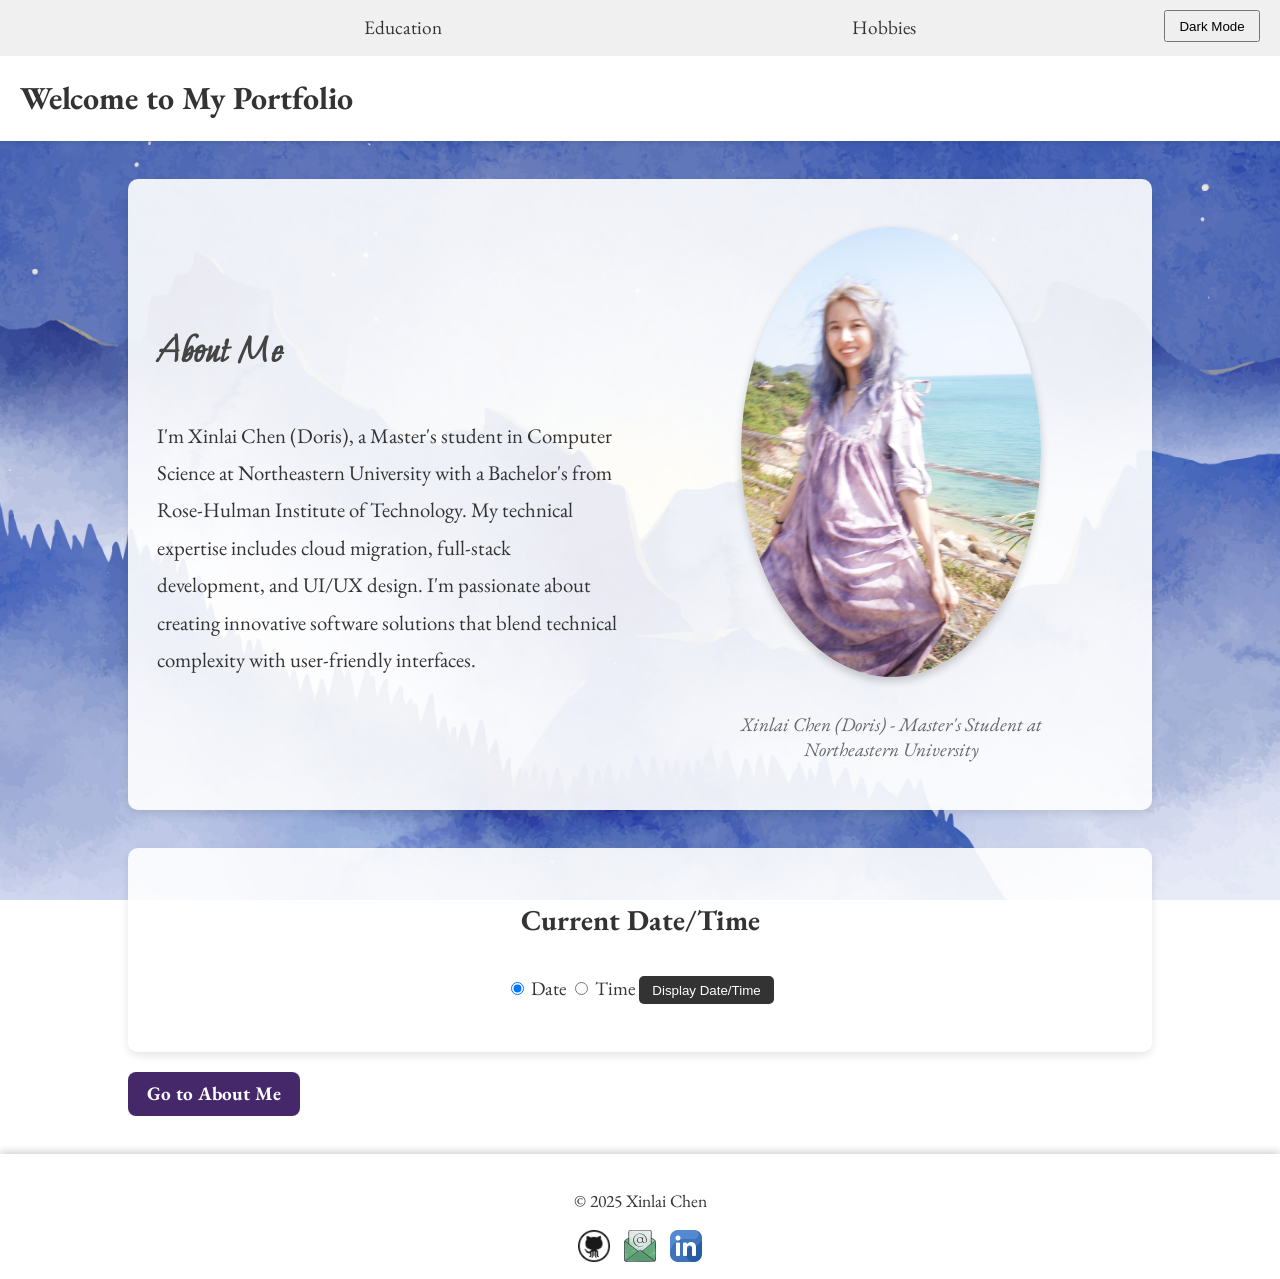
<file: index.html>
<!DOCTYPE html>
<html lang="en">
  <head>
    <meta charset="UTF-8" />
    <meta name="viewport" content="width=device-width, initial-scale=1.0" />
    <title>Home</title>
    <link rel="stylesheet" href="css/styles.css" />
    <link
      href="https://fonts.googleapis.com/css2?family=Moon+Dance&family=EB+Garamond:wght@400;700&display=swap"
      rel="stylesheet"
    />
    <link rel="icon" href="images/favicon.ico" type="image/x-icon" />
  </head>
  <body>
    <header>
      <nav class="navbar">
        <ul>
          <li><a href="pages/education.html">Education</a></li>
          <li><a href="pages/hobbies.html">Hobbies</a></li>
        </ul>
      </nav>
      <h1>Welcome to My Portfolio</h1>  <!-- Moved below nav -->
      <button id="theme-toggle">Dark Mode</button>
    </header>
    <main>
      <section id="about-me" class="introduction">
        <div class="intro-text">
          <h2>About Me</h2>
          <p>
            I'm Xinlai Chen (Doris), a Master's student in Computer Science at
            Northeastern University with a Bachelor's from Rose-Hulman Institute
            of Technology. My technical expertise includes cloud migration,
            full-stack development, and UI/UX design. I'm passionate about
            creating innovative software solutions that blend technical
            complexity with user-friendly interfaces.
          </p>
        </div>
        <div class="intro-image">
          <figure>
            <img
              src="images/Doris.JPG"
              alt="Xinlai Chen"
              class="profile-image"
            />
            <figcaption>
              Xinlai Chen (Doris) - Master's Student at Northeastern University
            </figcaption>
          </figure>
        </div>
      </section>
      <section id="date-time-section">
        <h2>Current Date/Time</h2>
        <label><input type="radio" id="date-radio" name="date-time" checked /> Date</label>
        <label><input type="radio" id="time-radio" name="date-time" /> Time</label>
        <button id="date-time-button">Display Date/Time</button>
        <p id="date-time-output"></p>
      </section>      
      <a href="#about-me" class="anchor-link">Go to About Me</a>
    </main>
    <footer>
      <p>&copy; 2025 Xinlai Chen</p>
      <a
        href="https://github.com/chenx16"
        target="_blank"
        rel="noopener noreferrer"
      >
        <img src="images/github-icon.jpg" alt="GitHub" />
      </a>
      <a href="mailto:chen.xinlai@northeastern.edu">
        <img src="images/email-icon.png" alt="Email" />
      </a>
      <a
        href="https://www.linkedin.com/in/xinlai-chen-ba1229165/"
        target="_blank"
        rel="noopener noreferrer"
      >
        <img src="images/linkedin-icon.png" alt="LinkedIn" />
      </a>
    </footer>
    <script src="scripts/main.js"></script>
  </body>
</html>
</file>
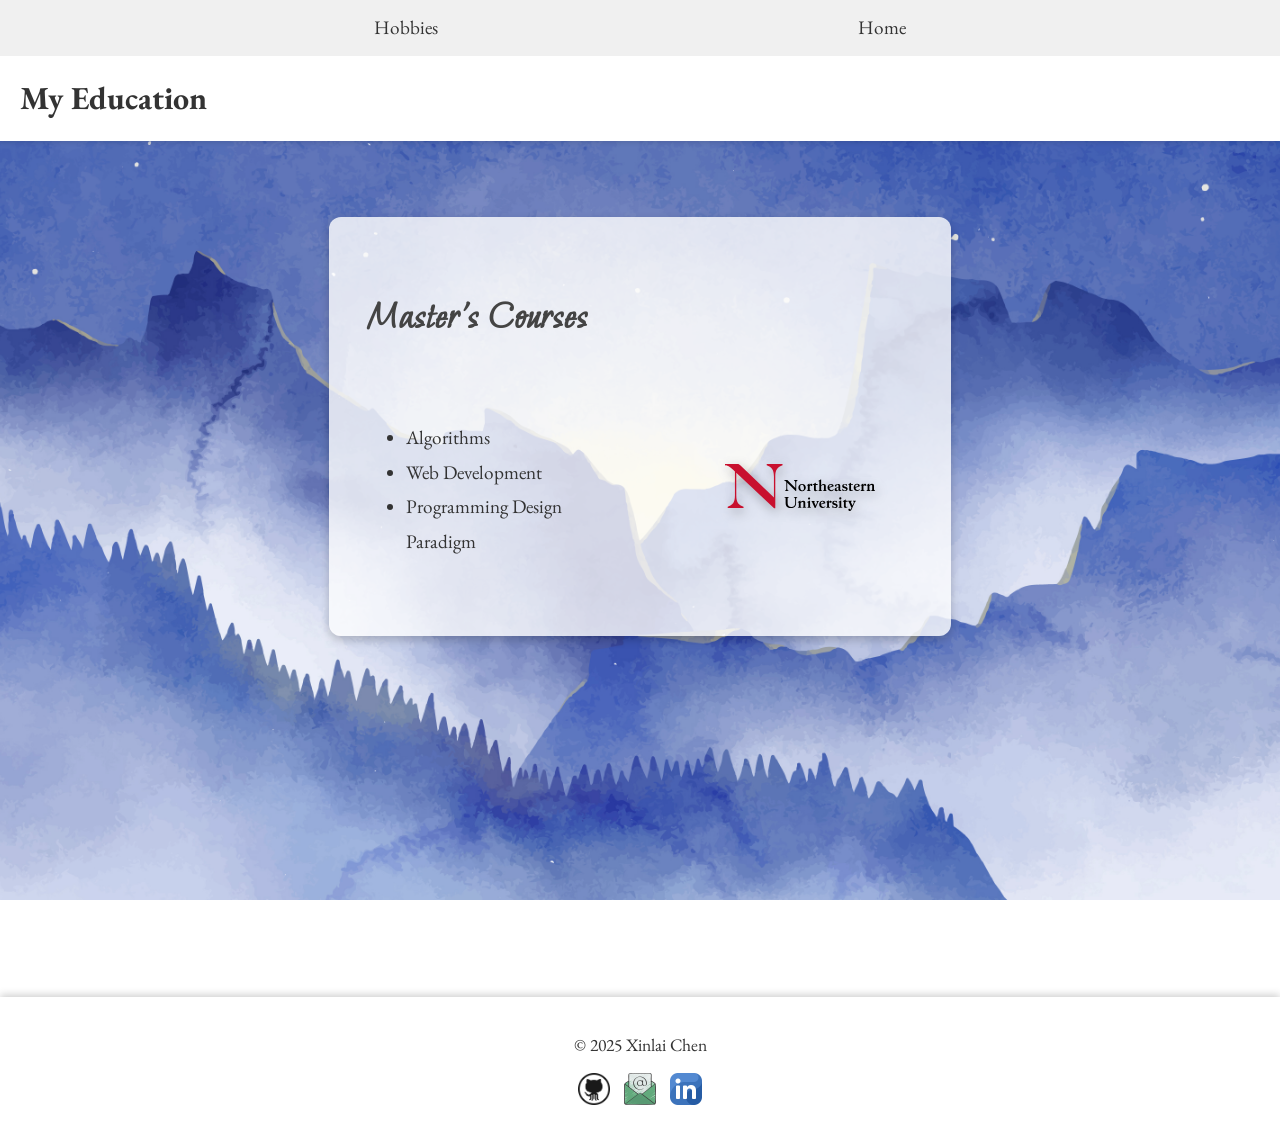
<file: pages/education.html>
<!DOCTYPE html>
<html lang="en">
  <head>
    <meta charset="UTF-8" />
    <meta name="viewport" content="width=device-width, initial-scale=1.0" />
    <title>Education</title>
    <link rel="stylesheet" href="../css/styles.css" />
    <link
      href="https://fonts.googleapis.com/css2?family=Moon+Dance&family=EB+Garamond:wght@400;700&display=swap"
      rel="stylesheet"
    />
    <link rel="icon" href="../images/favicon.ico" type="image/x-icon" />
  </head>
  <body>
    <header>
      <nav class="navbar">
        <ul>
          <li><a href="hobbies.html">Hobbies</a></li>
          <li><a href="../index.html">Home</a></li>
        </ul>
      </nav>
      <h1>My Education</h1>
    </header>
    <main>
      <section class="education-section">
        <h2>Master's Courses</h2>
        <div class="course-grid">
          <div class="course-list">
            <ul>
              <li>Algorithms</li>
              <li>Web Development</li>
              <li>Programming Design Paradigm</li>
            </ul>
          </div>
          <div class="logo-container">
            <a
              href="https://www.northeastern.edu"
              target="_blank"
              rel="noopener noreferrer"
            >
              <img
                src="../images/northeasternlogo.svg"
                alt="Northeastern University"
                class="university-logo"
              />
            </a>
          </div>
        </div>
      </section>
    </main>

    <footer>
      <p>&copy; 2025 Xinlai Chen</p>
      <a
        href="https://github.com/chenx16"
        target="_blank"
        rel="noopener noreferrer"
      >
        <img src="../images/github-icon.jpg" alt="GitHub" />
      </a>
      <a href="mailto:chen.xinlai@northeastern.edu">
        <img src="../images/email-icon.png" alt="Email" />
      </a>
      <a
        href="https://www.linkedin.com/in/xinlai-chen-ba1229165/"
        target="_blank"
        rel="noopener noreferrer"
      >
        <img src="../images/linkedin-icon.png" alt="LinkedIn" />
      </a>
    </footer>
    <script src="../scripts/main.js"></script>
  </body>
</html>
</file>
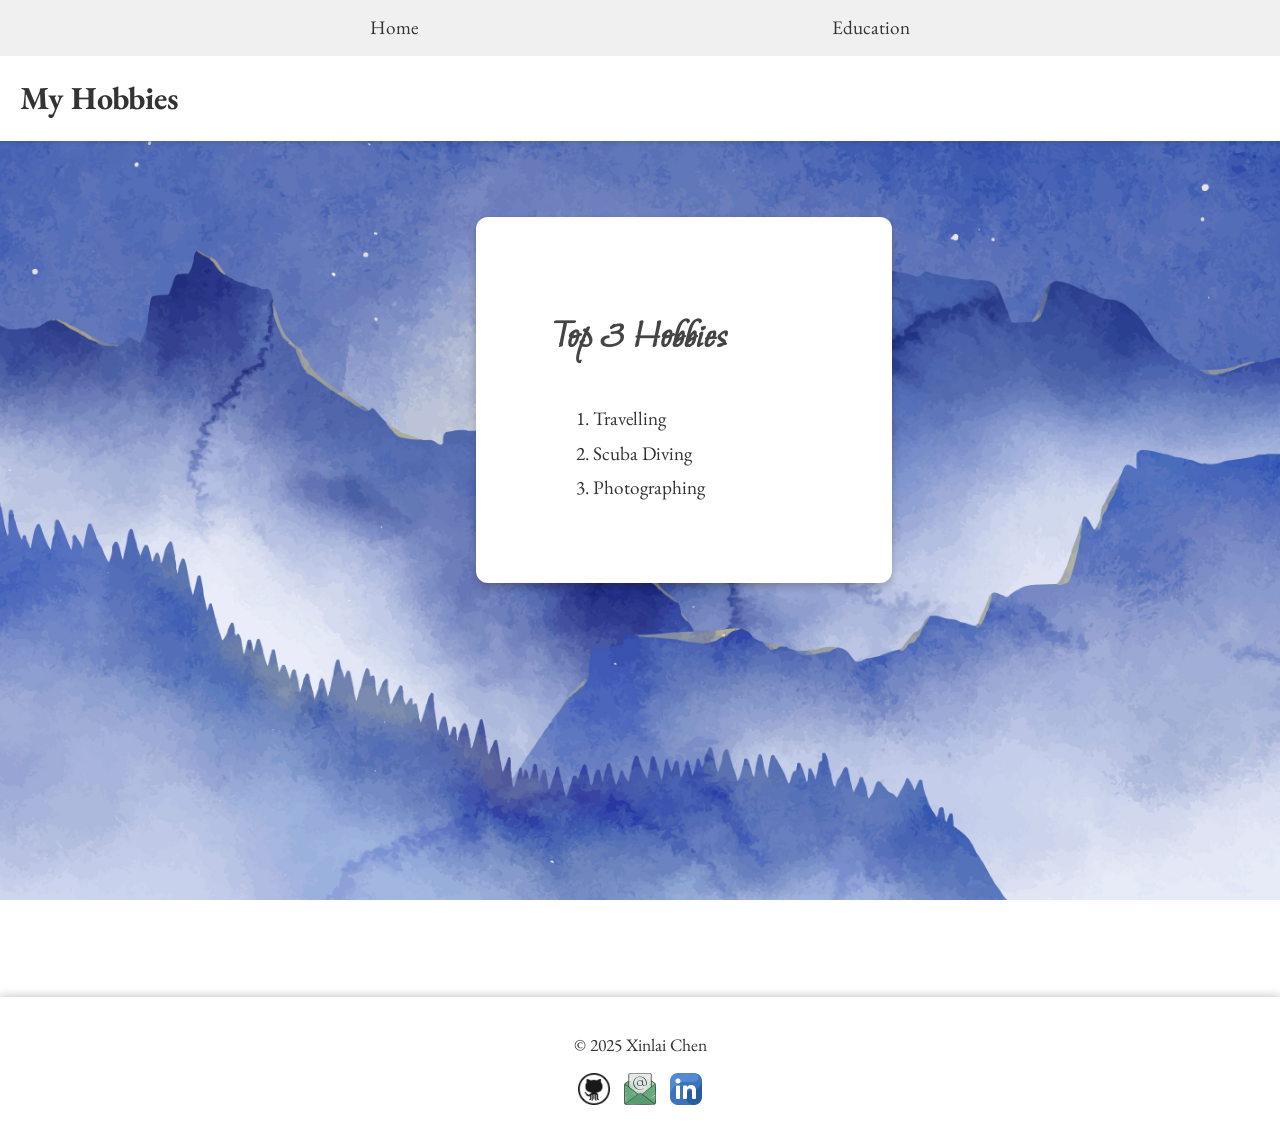
<file: pages/hobbies.html>
<!DOCTYPE html>
<html lang="en">
  <head>
    <meta charset="UTF-8" />
    <meta name="viewport" content="width=device-width, initial-scale=1.0" />
    <title>Hobbies</title>
    <link rel="stylesheet" href="../css/styles.css" />
    <link
      href="https://fonts.googleapis.com/css2?family=Moon+Dance&family=EB+Garamond:wght@400;700&display=swap"
      rel="stylesheet"
    />
    <link rel="icon" href="../images/favicon.ico" type="image/x-icon" />
  </head>
  <body>
    <header>
      <nav class="navbar">
        <ul>
          <li><a href="../index.html">Home</a></li>
          <li><a href="education.html">Education</a></li>
        </ul>
      </nav>     
      <h1>My Hobbies</h1> 
    </header>
    <main>
      <section class="content-card">
        <h2>Top 3 Hobbies</h2>
        <ol>
          <li>Travelling</li>
          <li>Scuba Diving</li>
          <li>Photographing</li>
        </ol>
      </section>
    </main>
    <footer>
      <p>&copy; 2025 Xinlai Chen</p>
      <a
        href="https://github.com/chenx16"
        target="_blank"
        rel="noopener noreferrer"
      >
        <img src="../images/github-icon.jpg" alt="GitHub" />
      </a>
      <a href="mailto:chen.xinlai@northeastern.edu">
        <img src="../images/email-icon.png" alt="Email" />
      </a>
      <a
        href="https://www.linkedin.com/in/xinlai-chen-ba1229165/"
        target="_blank"
        rel="noopener noreferrer"
      >
        <img src="../images/linkedin-icon.png" alt="LinkedIn" />
      </a>
    </footer>
    <script src="../scripts/main.js"></script>
  </body>
</html>
</file>
<file: css/styles.css>
/* General styles */
body {
  font-family: "EB Garamond", serif;
  padding: 0;
  background: url("../images/background.jpg") no-repeat center center fixed;
  background-size: cover;
  color: #333;
  display: flex;
  flex-direction: column;
  align-items: center;
  justify-content: center;
  margin: 0 auto;
}

header {
  background-color: #fff;
  color: #333;
  position: sticky;
  top: 0;
  z-index: 1000;
  width: 100%;
  box-shadow: 0 2px 4px rgba(0, 0, 0, 0.1);
}

header h1 {
  text-align: left; /* Align the text to the left */
  margin-left: 20px; /* Add some space to the left */
}


.header-title {
  margin: 1em 0; /* Space above the title */
  text-align: center; /* Center the title */
  font-size: 2rem; /* Slightly larger font for visibility */
}
.navbar {
  background-color: #f0f0f0; /* Nav color */
  text-align: center;
}

.navbar ul {
  display: flex;
  justify-content: space-evenly;
  width: 100%;
  padding: 0;
  margin: 0;
  list-style: none;
  background-color: #f0f0f0;
}

.navbar ul li {
  margin: 0 1em; /* Add spacing between items */
}

.navbar ul li a {
  text-decoration: none;
  color: #333; /* Dark text for light mode */
  padding: 0.8em 1.5em;
  font-size: 1.2rem;
  display: inline-block;
  transition: background-color 0.3s, transform 0.2s;
}

.navbar ul li a:hover {
  background-color: #ddd;
  transform: scale(1.1); /* Subtle hover effect */
}

main {
  max-width: 80%;
  margin: 2em auto;
  font-size: 1.2rem; /* Larger default text size */
  min-height: calc(100vh - 120px); /* Adjust height dynamically */
  flex: 1;
}

.introduction {
  display: flex;
  flex-wrap: wrap;
  gap: 2em;
  align-items: center;
  justify-content: center;
  padding: 2em;
  background: white;
  border-radius: 12px;
  box-shadow: 0 4px 8px rgba(0, 0, 0, 0.2);
}

.introduction,
#date-time-section {
  background: rgba(255, 255, 255, 0.9);
  padding: 1.5em;
  border-radius: 10px;
  box-shadow: 0 4px 8px rgba(0, 0, 0, 0.1);
}

.intro-text {
  flex: 1;
  min-width: 300px;
}

.intro-text h2,
.education-section h2 {
  font-family: "Moon Dance", cursive;
  font-size: 2.5rem;
  margin-bottom: 1em;
  color: #444;
}

.intro-text p {
  font-size: 1.3rem;
  line-height: 1.8;
}

.intro-image {
  flex: 1;
  text-align: center;
  min-width: 300px;
}

.profile-image {
  width: 100%;
  max-width: 300px;
  border-radius: 50%;
  margin-bottom: 1em;
  box-shadow: 0 4px 8px rgba(0, 0, 0, 0.2);
}

.intro-image figcaption {
  font-style: italic;
  color: #666;
  margin-top: 0.5em;
}

footer {
  background-color: rgba(
    255,
    255,
    255,
    0.8
  ); /* Semi-transparent white background */
  text-align: center;
  padding: 1em 0;
  color: #333;
  font-size: 1.1rem; /* Larger footer text */
  bottom: 0;
  left: 0;
  width: 100%;
  box-shadow: 0 -2px 8px rgba(0, 0, 0, 0.2); /* Add shadow for separation */
  z-index: 10; /* Ensure it stays above content */
  position: relative;
}

footer a {
  text-decoration: none;
  margin: 0 5px;
  display: inline-block;
}

footer img {
  width: 32px;
  height: 32px;
  vertical-align: middle;
  opacity: 0.9; /* Slight transparency for icons */
  transition: opacity 0.3s, transform 0.2s;
}

footer img:hover {
  opacity: 1; /* Full opacity on hover */
  transform: scale(1.1); /* Subtle hover effect */
}

/* Content card layout for all pages */
.content-card {
  /* display: grid; */
  grid-template-columns: 1fr auto;
  gap: 2em;
  align-items: center;
  justify-content: space-between;
  padding: 3em 4em;
  background: white;
  border-radius: 12px;
  box-shadow: 0 4px 8px rgba(0, 0, 0, 0.2);
  margin: 3em auto;
  width: 80%;
  max-width: 1000px;
}

.content-card h2 {
  font-family: "Moon Dance", cursive;
  font-size: 2.5rem; /* Larger card titles */
  margin-bottom: 1em;
  color: #444;
}

.content-card ul,
.content-card ol {
  text-align: left;
  margin: 1em auto;
  max-width: 90%;
  line-height: 1.8; /* Improved line spacing for readability */
}

.education-section, .content-card {
  margin: 2em auto; /* Center-align */
}

/* Anchor Link Styling */
.anchor-link {
  display: inline-block;
  margin-top: 1em;
  padding: 0.5em 1em;
  font-size: 1.2rem;
  font-weight: bold;
  color: #fff;
  background-color: #44286a;
  border-radius: 8px;
  text-decoration: none;
  transition: background-color 0.3s, transform 0.2s;
}

.anchor-link:hover {
  background-color: #5c378c;
  transform: scale(1.05);
}

a:visited {
  color: #e1e6e3; /* Custom color purple */
}

#theme-toggle {
  position: absolute;
  right: 20px;
  top: 10px;
  padding: 0.5em 1em;
}

#theme-toggle:hover {
  background-color: #777;
}

.dark-theme {
  background-color: #121212;
  color: #e0e0e0;
}

.dark-theme header {
  background-color: #2c2c2c;
  color: #ffffff; /* Ensure header text is bright in dark mode */
}

.dark-theme .navbar {
  background-color: #1a1a1a;
}

.dark-theme .navbar ul {
  background-color: #2c2c2c; /* Ensure the list container matches navbar background */
}

.dark-theme .navbar ul li a {
  color: #e0e0e0; /* Light text for dark mode */
  background-color: transparent;
}

.dark-theme .navbar ul li a:hover {
  background-color: #444; /* Slightly lighter hover effect in dark mode */
}

.dark-theme a {
  color: #bb86fc;
}

.dark-theme .introduction,
.dark-theme #date-time-section,
.dark-theme .content-card {
  background: rgba(40, 40, 40, 0.9);
  color: #e0e0e0;
}

.dark-theme footer {
  background-color: rgba(
    96,
    94,
    94,
    0.85
  ); /* Slight transparency in dark mode */
  color: #e0e0e0;
}

.dark-theme .intro-text h2,
.dark-theme .content-card h2,
.dark-theme .education-section h2 {
  color: #ffffff; /* Bright title in dark mode */
}

.dark-theme .intro-text p {
  color: #e0e0e0; /* Lighter paragraph text in dark mode */
}

.dark-theme .intro-image figcaption {
  color: #bbbbbb; /* Light figcaption text in dark mode */
}

.dark-theme .education-section {
  background: rgba(54, 53, 53, 0.9); /* Dark, semi-transparent background */
  color: #e0e0e0; /* Light text for better readability */
  box-shadow: 0 4px 10px rgba(0, 0, 0, 0.566); /* Slightly stronger shadow for night mode */
}

.dark-theme .course-list ul {
  color: #e0e0e0; /* Ensure the list items are light-colored */
}

.dark-theme .university-logo {
  filter: drop-shadow(
    2px 4px 6px rgba(255, 255, 255, 0.3)
  ); /* Light shadow for contrast in dark mode */
}

#date-time-section {
  text-align: center;
  background: rgba(255, 255, 255, 0.9);
  padding: 1.5em;
  border-radius: 10px;
  box-shadow: 0 4px 8px rgba(0, 0, 0, 0.1);
  margin-top: 2em;
}

#date-time-button {
  margin-top: 1em;
  padding: 0.5em 1em;
  border: none;
  background-color: #333;
  color: white;
  border-radius: 5px;
  cursor: pointer;
}

#date-time-button:hover {
  background-color: #555;
}

.course-grid {
  display: grid;
  grid-template-columns: 1fr 1fr;
  align-items: center;
  gap: 2em;
}

/* Smooth transitions for theme switching */
body,
header,
.navbar,
.introduction,
footer,
.intro-text h2,
.intro-text p,
.intro-image figcaption {
  transition: background-color 0.3s, color 0.3s;
}

.education-section {
  width: 100%;
  padding: 2em;
  box-sizing: border-box;
  background: rgba(255, 255, 255, 0.8); /* Light, semi-transparent background */
  border-radius: 12px; /* Soft rounded corners */
  box-shadow: 0 4px 10px rgba(0, 0, 0, 0.2); /* Subtle shadow for depth */
  margin: 2em auto;
  max-width: 90%; /* Ensure content doesn’t stretch edge to edge */
}

.course-grid {
  display: grid;
  grid-template-columns: 1fr 1fr; /* Two flexible columns */
  gap: 2em;
  align-items: center;
}

.course-list {
  text-align: left;
  padding: 1em; /* Add some padding inside the list */
}

.course-list ul {
  list-style-type: disc;
  padding-left: 20px;
  font-size: 1.2rem;
  line-height: 1.8; /* Improve readability */
}

.logo-container {
  display: flex;
  justify-content: flex-end;
  align-items: center;
  padding-right: 2em; /* Add padding around the logo */
}

.university-logo {
  width: 150px;
  max-width: 100%;
  height: auto;
  filter: drop-shadow(
    2px 4px 6px rgba(0, 0, 0, 0.3)
  ); /* Add a shadow to the logo for better contrast */
}
</file>
